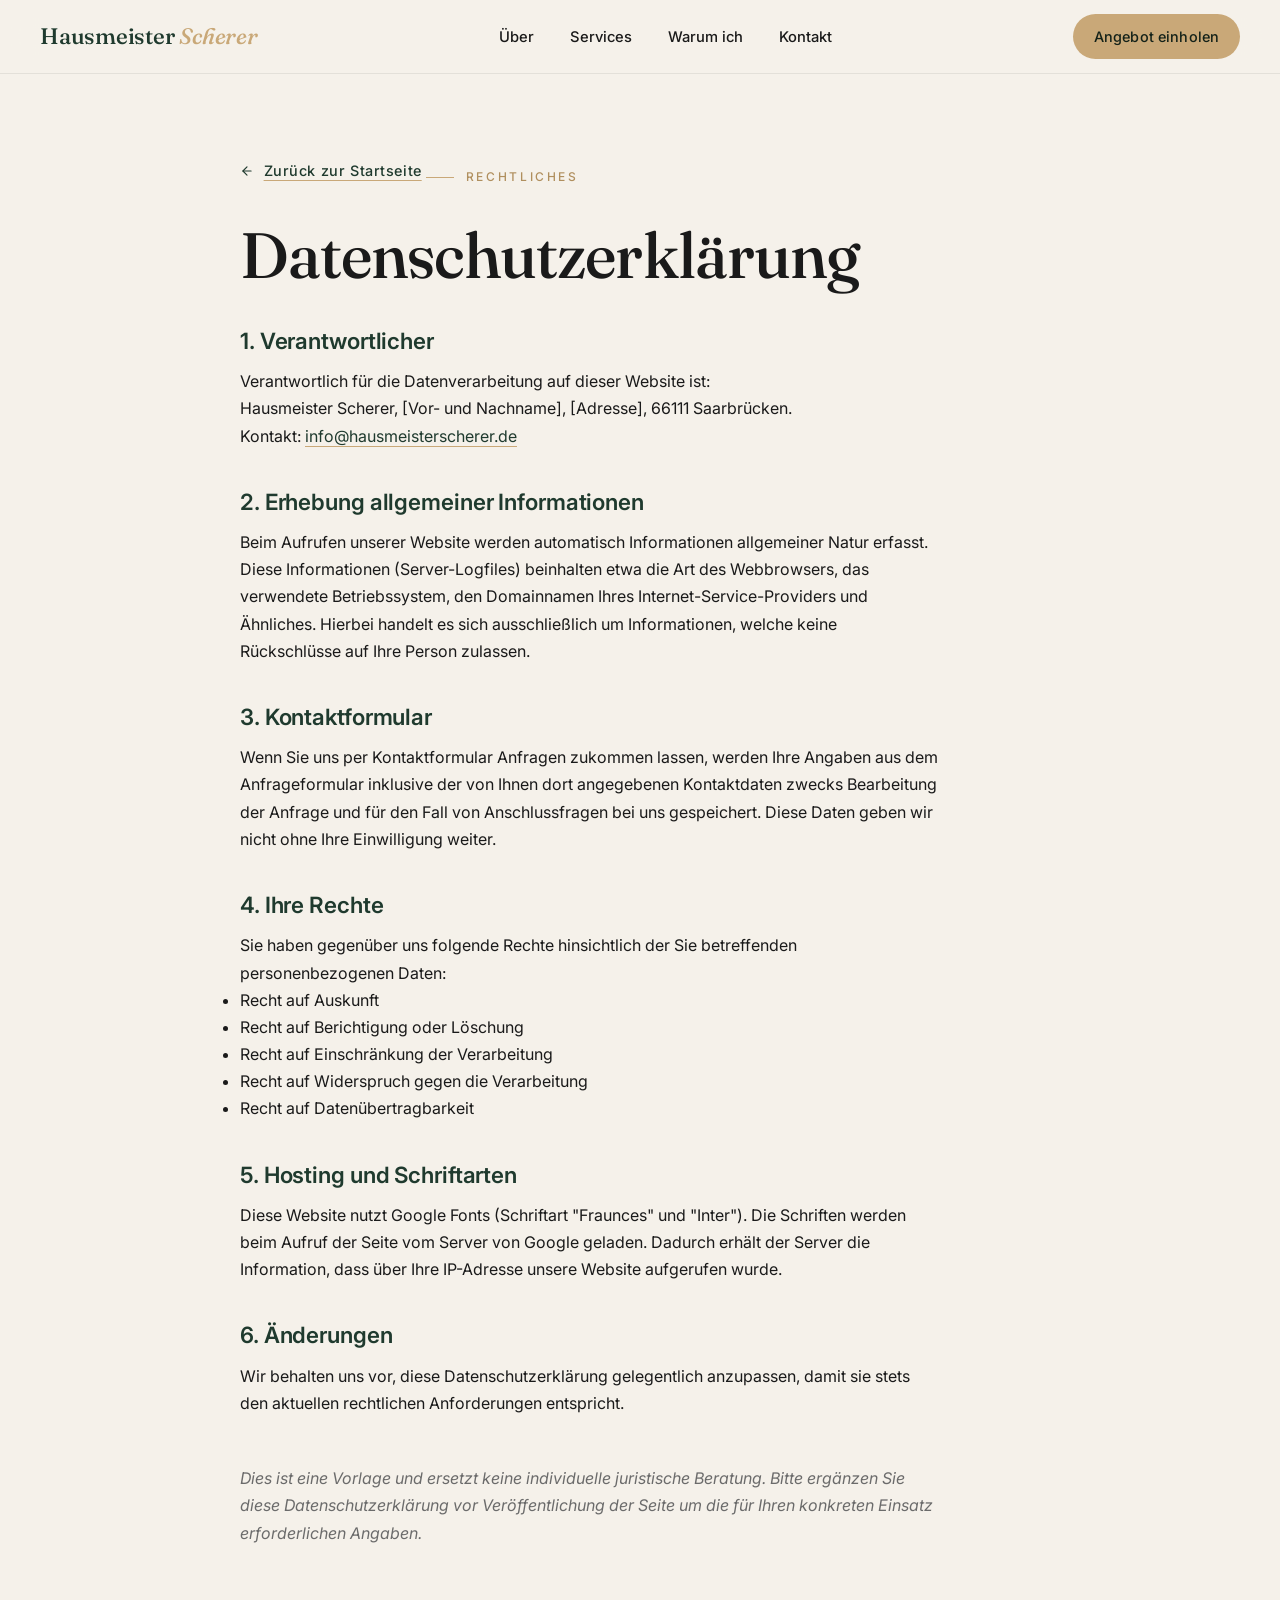
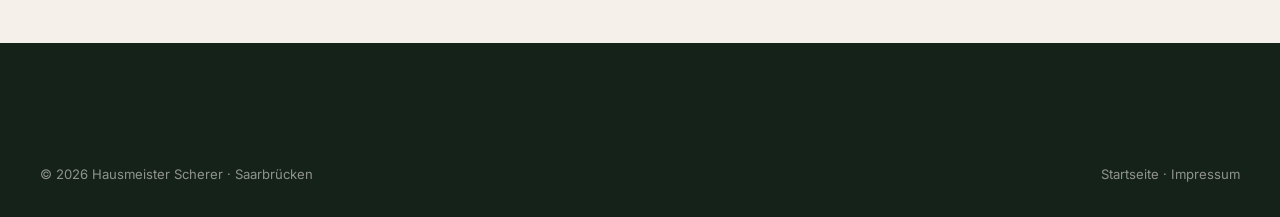
<file: datenschutz.html>
<!doctype html>
<html lang="de" class="no-js">
<head>
  <meta charset="utf-8" />
  <meta name="viewport" content="width=device-width, initial-scale=1" />
  <title>Datenschutzerklärung — Hausmeister Scherer</title>
  <meta name="description" content="Datenschutzerklärung der Website von Hausmeister Scherer in Saarbrücken." />
  <link rel="icon" href="data:image/svg+xml,%3Csvg xmlns='http://www.w3.org/2000/svg' viewBox='0 0 32 32'%3E%3Crect width='32' height='32' rx='6' fill='%231F3A2E'/%3E%3Ctext x='16' y='22' font-family='Georgia, serif' font-size='18' font-style='italic' fill='%23C9A878' text-anchor='middle'%3ES%3C/text%3E%3C/svg%3E" />
  <link rel="preconnect" href="https://fonts.googleapis.com" />
  <link rel="preconnect" href="https://fonts.gstatic.com" crossorigin />
  <link rel="stylesheet" href="styles/main.css" />
</head>
<body>

  <header class="nav is-scrolled">
    <div class="container nav__inner">
      <a href="index.html" class="nav__logo">Hausmeister <span>Scherer</span></a>
      <nav aria-label="Hauptnavigation">
        <ul class="nav__links">
          <li><a class="nav__link" href="index.html#about">Über</a></li>
          <li><a class="nav__link" href="index.html#services">Services</a></li>
          <li><a class="nav__link" href="index.html#why">Warum ich</a></li>
          <li><a class="nav__link" href="index.html#contact">Kontakt</a></li>
        </ul>
      </nav>
      <a href="index.html#contact" class="btn btn--primary nav__cta">Angebot einholen</a>
    </div>
  </header>

  <main class="subpage">
    <div class="container" style="max-width: 880px;">
      <a href="index.html" class="subpage__back">
        <svg width="14" height="14" viewBox="0 0 24 24" fill="none" stroke="currentColor" stroke-width="2" stroke-linecap="round" stroke-linejoin="round" aria-hidden="true"><line x1="19" y1="12" x2="5" y2="12"/><polyline points="12 19 5 12 12 5"/></svg>
        Zurück zur Startseite
      </a>

      <span class="eyebrow">Rechtliches</span>
      <h1>Datenschutzerklärung</h1>

      <h2>1. Verantwortlicher</h2>
      <p>
        Verantwortlich für die Datenverarbeitung auf dieser Website ist:<br />
        Hausmeister Scherer, [Vor- und Nachname], [Adresse], 66111 Saarbrücken.<br />
        Kontakt: <a href="mailto:info@hausmeisterscherer.de">info@hausmeisterscherer.de</a>
      </p>

      <h2>2. Erhebung allgemeiner Informationen</h2>
      <p>
        Beim Aufrufen unserer Website werden automatisch Informationen allgemeiner
        Natur erfasst. Diese Informationen (Server-Logfiles) beinhalten etwa die
        Art des Webbrowsers, das verwendete Betriebssystem, den Domainnamen Ihres
        Internet-Service-Providers und Ähnliches. Hierbei handelt es sich
        ausschließlich um Informationen, welche keine Rückschlüsse auf Ihre
        Person zulassen.
      </p>

      <h2>3. Kontaktformular</h2>
      <p>
        Wenn Sie uns per Kontaktformular Anfragen zukommen lassen, werden Ihre
        Angaben aus dem Anfrageformular inklusive der von Ihnen dort angegebenen
        Kontaktdaten zwecks Bearbeitung der Anfrage und für den Fall von
        Anschlussfragen bei uns gespeichert. Diese Daten geben wir nicht ohne
        Ihre Einwilligung weiter.
      </p>

      <h2>4. Ihre Rechte</h2>
      <p>Sie haben gegenüber uns folgende Rechte hinsichtlich der Sie betreffenden personenbezogenen Daten:</p>
      <ul>
        <li>Recht auf Auskunft</li>
        <li>Recht auf Berichtigung oder Löschung</li>
        <li>Recht auf Einschränkung der Verarbeitung</li>
        <li>Recht auf Widerspruch gegen die Verarbeitung</li>
        <li>Recht auf Datenübertragbarkeit</li>
      </ul>

      <h2>5. Hosting und Schriftarten</h2>
      <p>
        Diese Website nutzt Google Fonts (Schriftart "Fraunces" und "Inter"). Die
        Schriften werden beim Aufruf der Seite vom Server von Google geladen. Dadurch
        erhält der Server die Information, dass über Ihre IP-Adresse unsere Website
        aufgerufen wurde.
      </p>

      <h2>6. Änderungen</h2>
      <p>
        Wir behalten uns vor, diese Datenschutzerklärung gelegentlich anzupassen,
        damit sie stets den aktuellen rechtlichen Anforderungen entspricht.
      </p>

      <p style="color: var(--c-muted); font-style: italic; margin-top: 3rem;">
        Dies ist eine Vorlage und ersetzt keine individuelle juristische Beratung.
        Bitte ergänzen Sie diese Datenschutzerklärung vor Veröffentlichung der Seite
        um die für Ihren konkreten Einsatz erforderlichen Angaben.
      </p>
    </div>
  </main>

  <footer class="footer">
    <div class="container">
      <div class="footer__base">
        <div>© <span id="year">2026</span> Hausmeister Scherer · Saarbrücken</div>
        <div><a href="index.html">Startseite</a> · <a href="impressum.html">Impressum</a></div>
      </div>
    </div>
  </footer>

  <script>document.getElementById('year').textContent = new Date().getFullYear();</script>
</body>
</html>
</file>
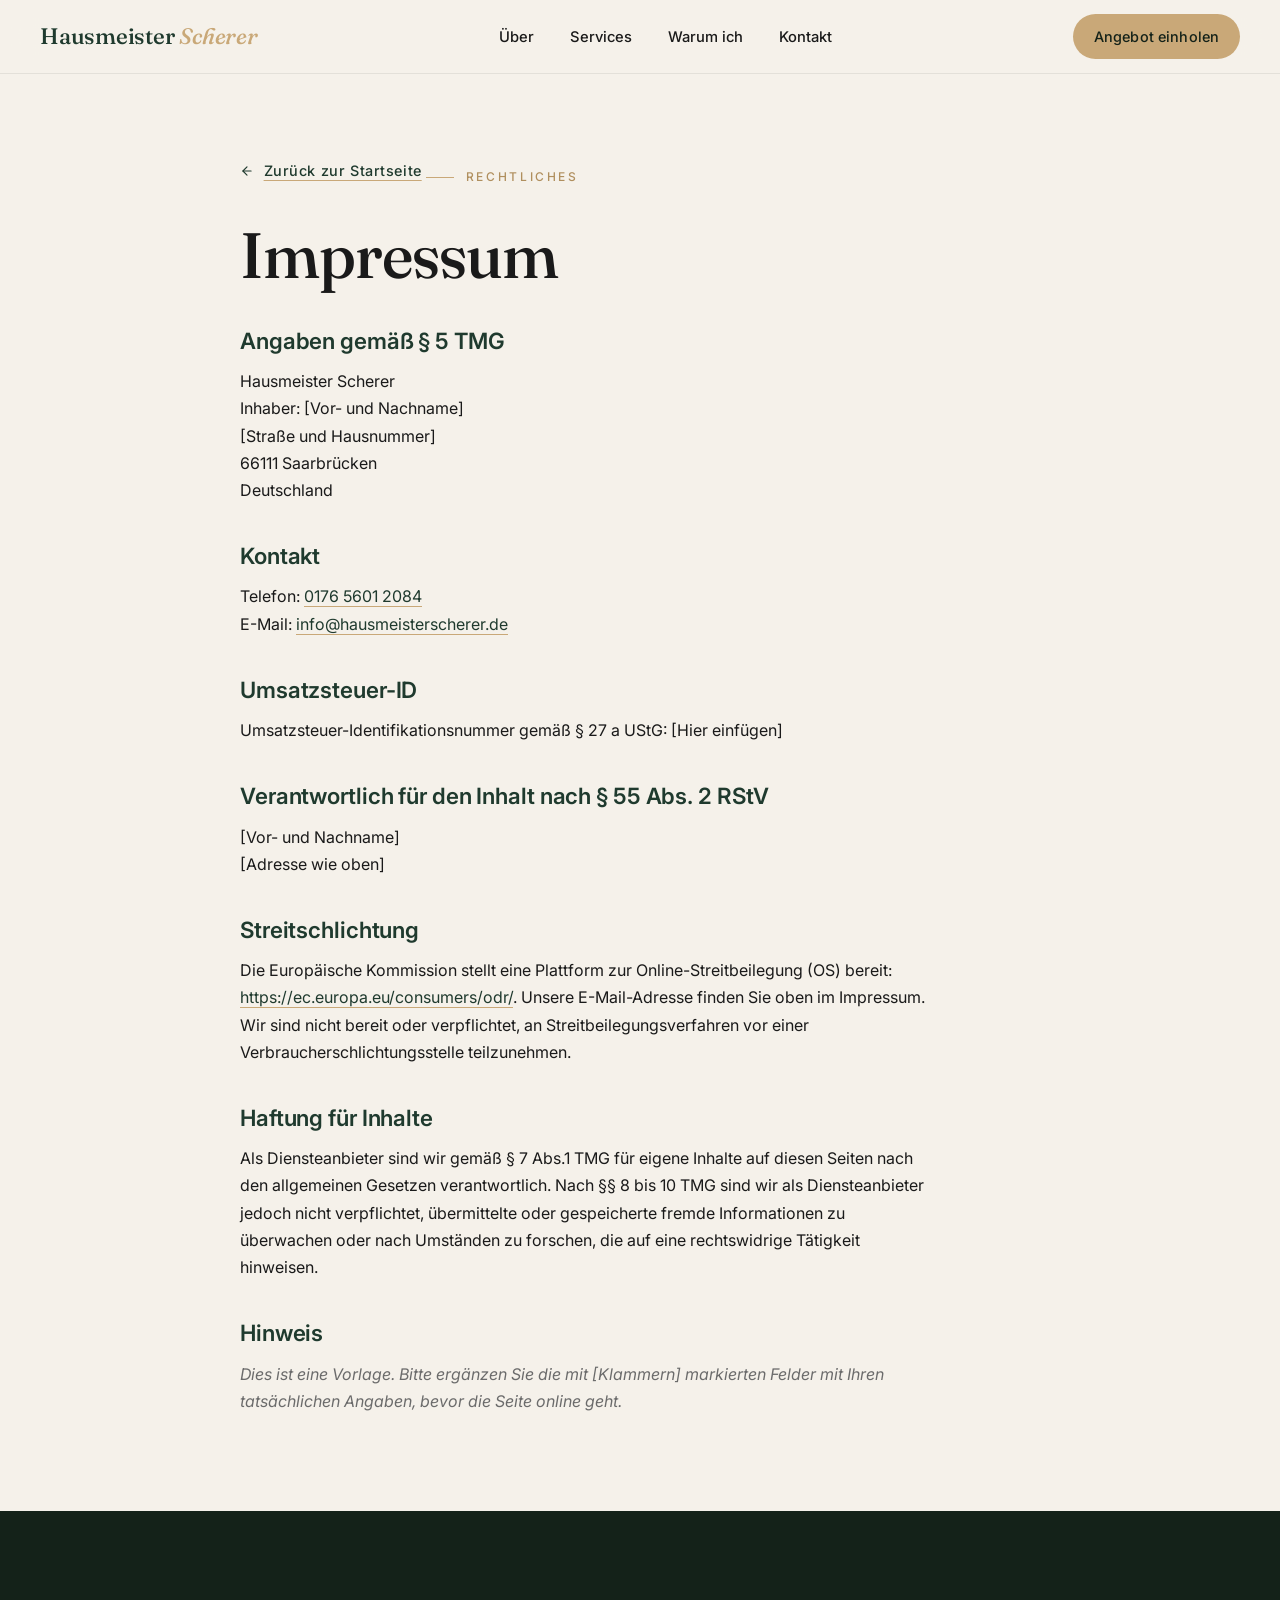
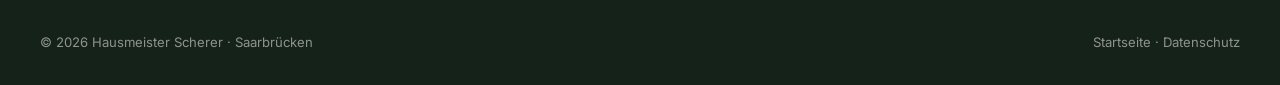
<file: impressum.html>
<!doctype html>
<html lang="de" class="no-js">
<head>
  <meta charset="utf-8" />
  <meta name="viewport" content="width=device-width, initial-scale=1" />
  <title>Impressum — Hausmeister Scherer</title>
  <meta name="description" content="Impressum der Website von Hausmeister Scherer in Saarbrücken." />
  <link rel="icon" href="data:image/svg+xml,%3Csvg xmlns='http://www.w3.org/2000/svg' viewBox='0 0 32 32'%3E%3Crect width='32' height='32' rx='6' fill='%231F3A2E'/%3E%3Ctext x='16' y='22' font-family='Georgia, serif' font-size='18' font-style='italic' fill='%23C9A878' text-anchor='middle'%3ES%3C/text%3E%3C/svg%3E" />
  <link rel="preconnect" href="https://fonts.googleapis.com" />
  <link rel="preconnect" href="https://fonts.gstatic.com" crossorigin />
  <link rel="stylesheet" href="styles/main.css" />
</head>
<body>

  <header class="nav is-scrolled">
    <div class="container nav__inner">
      <a href="index.html" class="nav__logo">Hausmeister <span>Scherer</span></a>
      <nav aria-label="Hauptnavigation">
        <ul class="nav__links">
          <li><a class="nav__link" href="index.html#about">Über</a></li>
          <li><a class="nav__link" href="index.html#services">Services</a></li>
          <li><a class="nav__link" href="index.html#why">Warum ich</a></li>
          <li><a class="nav__link" href="index.html#contact">Kontakt</a></li>
        </ul>
      </nav>
      <a href="index.html#contact" class="btn btn--primary nav__cta">Angebot einholen</a>
    </div>
  </header>

  <main class="subpage">
    <div class="container" style="max-width: 880px;">
      <a href="index.html" class="subpage__back">
        <svg width="14" height="14" viewBox="0 0 24 24" fill="none" stroke="currentColor" stroke-width="2" stroke-linecap="round" stroke-linejoin="round" aria-hidden="true"><line x1="19" y1="12" x2="5" y2="12"/><polyline points="12 19 5 12 12 5"/></svg>
        Zurück zur Startseite
      </a>

      <span class="eyebrow">Rechtliches</span>
      <h1>Impressum</h1>

      <h2>Angaben gemäß § 5 TMG</h2>
      <p>
        Hausmeister Scherer<br />
        Inhaber: [Vor- und Nachname]<br />
        [Straße und Hausnummer]<br />
        66111 Saarbrücken<br />
        Deutschland
      </p>

      <h2>Kontakt</h2>
      <p>
        Telefon: <a href="tel:+4901765601208">0176 5601 2084</a><br />
        E-Mail: <a href="mailto:info@hausmeisterscherer.de">info@hausmeisterscherer.de</a>
      </p>

      <h2>Umsatzsteuer-ID</h2>
      <p>Umsatzsteuer-Identifikationsnummer gemäß § 27 a UStG: [Hier einfügen]</p>

      <h2>Verantwortlich für den Inhalt nach § 55 Abs. 2 RStV</h2>
      <p>[Vor- und Nachname]<br />[Adresse wie oben]</p>

      <h2>Streitschlichtung</h2>
      <p>
        Die Europäische Kommission stellt eine Plattform zur Online-Streitbeilegung (OS) bereit:
        <a href="https://ec.europa.eu/consumers/odr/" rel="noopener" target="_blank">https://ec.europa.eu/consumers/odr/</a>.
        Unsere E-Mail-Adresse finden Sie oben im Impressum.
        Wir sind nicht bereit oder verpflichtet, an Streitbeilegungsverfahren vor einer
        Verbraucherschlichtungsstelle teilzunehmen.
      </p>

      <h2>Haftung für Inhalte</h2>
      <p>
        Als Diensteanbieter sind wir gemäß § 7 Abs.1 TMG für eigene Inhalte auf
        diesen Seiten nach den allgemeinen Gesetzen verantwortlich. Nach §§ 8 bis
        10 TMG sind wir als Diensteanbieter jedoch nicht verpflichtet, übermittelte
        oder gespeicherte fremde Informationen zu überwachen oder nach Umständen zu
        forschen, die auf eine rechtswidrige Tätigkeit hinweisen.
      </p>

      <h2>Hinweis</h2>
      <p style="color: var(--c-muted); font-style: italic;">
        Dies ist eine Vorlage. Bitte ergänzen Sie die mit [Klammern] markierten
        Felder mit Ihren tatsächlichen Angaben, bevor die Seite online geht.
      </p>
    </div>
  </main>

  <footer class="footer">
    <div class="container">
      <div class="footer__base">
        <div>© <span id="year">2026</span> Hausmeister Scherer · Saarbrücken</div>
        <div><a href="index.html">Startseite</a> · <a href="datenschutz.html">Datenschutz</a></div>
      </div>
    </div>
  </footer>

  <script>document.getElementById('year').textContent = new Date().getFullYear();</script>
</body>
</html>
</file>
<file: styles/main.css>
/* =========================================================================
   Hausmeister Scherer — Saarbrücken
   Design: warm-natural premium craftsman editorial
   ========================================================================= */

@import url('https://fonts.googleapis.com/css2?family=Fraunces:opsz,wght@9..144,400;9..144,500;9..144,600;9..144,700&family=Inter:wght@300;400;500;600;700&display=swap');

:root {
  --c-primary: #1F3A2E;
  --c-primary-deep: #142219;
  --c-accent: #C9A878;
  --c-accent-deep: #B08F5E;
  --c-surface: #F5F1EA;
  --c-surface-2: #ECE6DA;
  --c-text: #1A1A1A;
  --c-muted: #6B6B6B;
  --c-line: rgba(26, 26, 26, 0.08);
  --c-white: #ffffff;

  --font-serif: 'Fraunces', 'Times New Roman', serif;
  --font-sans:  'Inter', -apple-system, BlinkMacSystemFont, sans-serif;

  --ease-out:   cubic-bezier(0.22, 1, 0.36, 1);
  --ease-in-out:cubic-bezier(0.65, 0, 0.35, 1);

  --container: 1320px;
  --gutter: clamp(1.25rem, 4vw, 2.5rem);

  --radius-sm: 6px;
  --radius-md: 14px;
  --radius-lg: 28px;
  --radius-xl: 40px;
}

* {
  box-sizing: border-box;
  margin: 0;
  padding: 0;
}

html {
  scroll-behavior: smooth;
  font-size: 16px;
  -webkit-font-smoothing: antialiased;
  -moz-osx-font-smoothing: grayscale;
  background: var(--c-surface);
}

body {
  font-family: var(--font-sans);
  color: var(--c-text);
  background: var(--c-surface);
  line-height: 1.55;
  overflow-x: hidden;
}

img, video {
  display: block;
  max-width: 100%;
  height: auto;
}

a {
  color: inherit;
  text-decoration: none;
}

button {
  font: inherit;
  cursor: pointer;
  border: 0;
  background: none;
}

::selection {
  background: var(--c-primary);
  color: var(--c-surface);
}

/* -------- Layout helpers ------- */

.container {
  max-width: var(--container);
  margin: 0 auto;
  padding: 0 var(--gutter);
}

.eyebrow {
  font-family: var(--font-sans);
  font-size: 0.75rem;
  font-weight: 500;
  letter-spacing: 0.22em;
  text-transform: uppercase;
  color: var(--c-accent-deep);
  display: inline-flex;
  align-items: center;
  gap: 0.75rem;
}

.eyebrow::before {
  content: "";
  width: 28px;
  height: 1px;
  background: var(--c-accent);
  display: inline-block;
}

.eyebrow--light {
  color: var(--c-accent);
}

.eyebrow--light::before {
  background: var(--c-accent);
}

h1, h2, h3, h4 {
  font-family: var(--font-serif);
  font-weight: 500;
  letter-spacing: -0.015em;
  line-height: 1.04;
  color: var(--c-text);
}

.h-display {
  font-size: clamp(2.8rem, 7.4vw, 6.5rem);
  line-height: 0.98;
  letter-spacing: -0.03em;
  font-weight: 400;
}

.h-section {
  font-size: clamp(2.25rem, 4.8vw, 4rem);
  line-height: 1.02;
  letter-spacing: -0.02em;
}

.h-card {
  font-size: clamp(1.6rem, 2vw, 2rem);
  letter-spacing: -0.015em;
}

p.lead {
  font-size: clamp(1.05rem, 1.25vw, 1.25rem);
  color: var(--c-muted);
  max-width: 56ch;
  line-height: 1.6;
}

p {
  font-size: 1.0625rem;
  color: var(--c-muted);
  line-height: 1.65;
}

.italic-serif {
  font-family: var(--font-serif);
  font-style: italic;
  font-weight: 400;
}

/* -------- Buttons ------- */

.btn {
  display: inline-flex;
  align-items: center;
  gap: 0.65rem;
  padding: 1rem 1.75rem;
  border-radius: 999px;
  font-family: var(--font-sans);
  font-weight: 500;
  font-size: 0.95rem;
  letter-spacing: 0.01em;
  transition: all 320ms var(--ease-out);
  position: relative;
  overflow: hidden;
  white-space: nowrap;
}

.btn--primary {
  background: var(--c-accent);
  color: var(--c-primary-deep);
}

.btn--primary:hover {
  background: var(--c-accent-deep);
  transform: translateY(-2px);
  box-shadow: 0 18px 40px -16px rgba(176, 143, 94, 0.6);
}

.btn--ghost {
  background: transparent;
  color: var(--c-surface);
  border: 1px solid rgba(245, 241, 234, 0.35);
  backdrop-filter: blur(8px);
}

.btn--ghost:hover {
  background: rgba(245, 241, 234, 0.12);
  border-color: rgba(245, 241, 234, 0.6);
}

.btn--dark {
  background: var(--c-primary);
  color: var(--c-surface);
}

.btn--dark:hover {
  background: var(--c-primary-deep);
  transform: translateY(-2px);
  box-shadow: 0 18px 40px -16px rgba(20, 34, 25, 0.55);
}

.btn .arrow {
  transition: transform 320ms var(--ease-out);
}

.btn:hover .arrow {
  transform: translateX(4px);
}

/* =========================================================================
   NAV
   ========================================================================= */

.nav {
  position: fixed;
  top: 0;
  left: 0;
  right: 0;
  z-index: 50;
  padding: 1.4rem 0;
  background: linear-gradient(180deg, rgba(20, 34, 25, 0.55) 0%, rgba(20, 34, 25, 0) 100%);
  transition: background 400ms var(--ease-out),
              padding 400ms var(--ease-out),
              backdrop-filter 400ms var(--ease-out),
              box-shadow 400ms var(--ease-out);
}

.nav.is-scrolled {
  background: rgba(245, 241, 234, 0.85);
  backdrop-filter: blur(16px) saturate(140%);
  -webkit-backdrop-filter: blur(16px) saturate(140%);
  padding: 0.9rem 0;
  box-shadow: 0 1px 0 var(--c-line);
}

.nav__inner {
  display: flex;
  align-items: center;
  justify-content: space-between;
  gap: 2rem;
}

.nav__logo {
  font-family: var(--font-serif);
  font-size: 1.4rem;
  font-weight: 500;
  letter-spacing: -0.01em;
  color: var(--c-surface);
  transition: color 400ms var(--ease-out);
}

.nav__logo span {
  font-style: italic;
  color: var(--c-accent);
}

.nav.is-scrolled .nav__logo {
  color: var(--c-primary);
}

.nav__links {
  display: flex;
  gap: 2.25rem;
  list-style: none;
}

.nav__link {
  font-size: 0.92rem;
  font-weight: 500;
  color: rgba(245, 241, 234, 0.9);
  position: relative;
  padding: 0.4rem 0;
  transition: color 320ms var(--ease-out);
}

.nav.is-scrolled .nav__link {
  color: var(--c-text);
}

.nav__link::after {
  content: "";
  position: absolute;
  left: 0;
  bottom: 0;
  width: 100%;
  height: 1px;
  background: currentColor;
  transform: scaleX(0);
  transform-origin: right;
  transition: transform 420ms var(--ease-out);
}

.nav__link:hover::after {
  transform: scaleX(1);
  transform-origin: left;
}

.nav__cta {
  padding: 0.7rem 1.3rem;
  font-size: 0.9rem;
}

.nav__burger {
  display: none;
  width: 36px;
  height: 36px;
  position: relative;
}

.nav__burger span {
  position: absolute;
  left: 6px;
  right: 6px;
  height: 1.5px;
  background: var(--c-surface);
  transition: all 300ms var(--ease-out);
}

.nav__burger span:nth-child(1) { top: 12px; }
.nav__burger span:nth-child(2) { top: 50%; transform: translateY(-50%); }
.nav__burger span:nth-child(3) { bottom: 12px; }

.nav.is-scrolled .nav__burger span { background: var(--c-text); }

.nav__burger.is-open span:nth-child(1) { top: 50%; transform: translateY(-50%) rotate(45deg); }
.nav__burger.is-open span:nth-child(2) { opacity: 0; }
.nav__burger.is-open span:nth-child(3) { bottom: auto; top: 50%; transform: translateY(-50%) rotate(-45deg); }

@media (max-width: 860px) {
  .nav__links, .nav__cta { display: none; }
  .nav__burger { display: block; }

  .mobile-menu {
    position: fixed;
    inset: 0;
    background: var(--c-primary);
    z-index: 40;
    padding: 7rem var(--gutter) 3rem;
    display: flex;
    flex-direction: column;
    gap: 2rem;
    opacity: 0;
    pointer-events: none;
    transform: translateY(-8px);
    transition: opacity 360ms var(--ease-out), transform 360ms var(--ease-out);
  }
  .mobile-menu.is-open {
    opacity: 1;
    pointer-events: auto;
    transform: none;
  }
  .mobile-menu a {
    font-family: var(--font-serif);
    font-size: 2rem;
    color: var(--c-surface);
    line-height: 1.2;
  }
  .mobile-menu .btn { width: max-content; }
}

/* =========================================================================
   HERO
   ========================================================================= */

.hero {
  position: relative;
  min-height: 100vh;
  min-height: 100svh;
  display: flex;
  align-items: flex-end;
  padding: 8rem 0 5rem;
  overflow: hidden;
  color: var(--c-surface);
  background-color: var(--c-primary-deep);
}

.hero__video, .hero__poster {
  position: absolute;
  inset: 0;
  width: 100%;
  height: 100%;
  object-fit: cover;
  z-index: 0;
}

.hero__overlay {
  position: absolute;
  inset: 0;
  background:
    linear-gradient(180deg,
      rgba(20, 34, 25, 0.55) 0%,
      rgba(20, 34, 25, 0.35) 35%,
      rgba(20, 34, 25, 0.78) 100%),
    radial-gradient(ellipse at top right, rgba(201, 168, 120, 0.12), transparent 60%);
  z-index: 1;
}

.hero__inner {
  position: relative;
  z-index: 2;
  width: 100%;
  display: grid;
  grid-template-columns: 1fr;
  gap: 2.5rem;
}

.hero__meta {
  display: flex;
  align-items: center;
  gap: 1.25rem;
  font-size: 0.78rem;
  letter-spacing: 0.2em;
  text-transform: uppercase;
  color: var(--c-accent);
  font-weight: 500;
}

.hero__meta-line {
  flex: 1;
  height: 1px;
  background: rgba(201, 168, 120, 0.35);
  max-width: 220px;
}

.hero__title {
  font-family: var(--font-serif);
  font-weight: 400;
  font-size: clamp(3rem, 8.8vw, 8.4rem);
  line-height: 0.96;
  letter-spacing: -0.035em;
  color: var(--c-surface);
  max-width: 16ch;
}

.hero__title em {
  font-style: italic;
  color: var(--c-accent);
  font-weight: 400;
}

.hero__sub {
  font-size: clamp(1.05rem, 1.3vw, 1.25rem);
  color: rgba(245, 241, 234, 0.82);
  max-width: 48ch;
  line-height: 1.55;
  font-weight: 300;
}

.hero__ctas {
  display: flex;
  flex-wrap: wrap;
  gap: 0.9rem;
  margin-top: 0.5rem;
}

.hero__contact {
  display: flex;
  flex-wrap: wrap;
  gap: 1.5rem 2.5rem;
  padding-top: 2.5rem;
  margin-top: 2.5rem;
  border-top: 1px solid rgba(245, 241, 234, 0.2);
  font-size: 0.92rem;
  color: rgba(245, 241, 234, 0.85);
}

.hero__contact .label {
  display: block;
  font-size: 0.7rem;
  letter-spacing: 0.22em;
  text-transform: uppercase;
  color: var(--c-accent);
  margin-bottom: 0.35rem;
}

.hero__contact a {
  color: var(--c-surface);
  font-weight: 500;
  transition: color 240ms var(--ease-out);
}
.hero__contact a:hover { color: var(--c-accent); }

.hero__scroll {
  position: absolute;
  left: 50%;
  bottom: 1.75rem;
  transform: translateX(-50%);
  z-index: 3;
  font-size: 0.7rem;
  letter-spacing: 0.3em;
  text-transform: uppercase;
  color: rgba(245, 241, 234, 0.7);
  display: flex;
  flex-direction: column;
  align-items: center;
  gap: 0.6rem;
}

.hero__scroll-line {
  width: 1px;
  height: 56px;
  background: linear-gradient(180deg, transparent, var(--c-accent));
  overflow: hidden;
  position: relative;
}

.hero__scroll-line::before {
  content: "";
  position: absolute;
  inset: 0;
  background: linear-gradient(180deg, var(--c-surface), transparent);
  animation: scrollLine 2.4s var(--ease-in-out) infinite;
}

@keyframes scrollLine {
  0%   { transform: translateY(-100%); }
  60%  { transform: translateY(100%); }
  100% { transform: translateY(100%); }
}

/* =========================================================================
   ABOUT
   ========================================================================= */

.about {
  padding: clamp(6rem, 12vw, 10rem) 0;
  background: var(--c-surface);
  position: relative;
}

.about__grid {
  display: grid;
  grid-template-columns: 0.95fr 1fr;
  gap: clamp(2.5rem, 6vw, 6rem);
  align-items: center;
}

@media (max-width: 900px) {
  .about__grid { grid-template-columns: 1fr; }
}

.image-frame {
  position: relative;
  overflow: hidden;
  border-radius: var(--radius-md);
  background: var(--c-surface-2);
  aspect-ratio: 4 / 5;
}

.image-frame img {
  width: 100%;
  height: 100%;
  object-fit: cover;
  transition: transform 1200ms var(--ease-out);
  will-change: transform;
}

.image-frame:hover img {
  transform: scale(1.05);
}

.image-frame--landscape { aspect-ratio: 5 / 4; }
.image-frame--wide      { aspect-ratio: 16 / 10; }

.about__copy {
  display: flex;
  flex-direction: column;
  gap: 1.75rem;
}

.about__copy h2 {
  margin-top: 0.5rem;
}

.about__signature {
  margin-top: 1rem;
  display: flex;
  align-items: center;
  gap: 1rem;
  color: var(--c-text);
}

.about__signature .sig-name {
  font-family: var(--font-serif);
  font-style: italic;
  font-size: 1.4rem;
}

.about__signature .sig-role {
  font-size: 0.85rem;
  letter-spacing: 0.16em;
  text-transform: uppercase;
  color: var(--c-muted);
}

/* =========================================================================
   SERVICES
   ========================================================================= */

.services {
  padding: clamp(6rem, 11vw, 10rem) 0;
  background: var(--c-primary);
  color: var(--c-surface);
  position: relative;
  overflow: hidden;
}

.services::before {
  content: "";
  position: absolute;
  inset: 0;
  background:
    radial-gradient(ellipse at 20% 0%, rgba(201, 168, 120, 0.08), transparent 50%),
    radial-gradient(ellipse at 80% 100%, rgba(201, 168, 120, 0.05), transparent 55%);
  pointer-events: none;
}

.services__head {
  display: grid;
  grid-template-columns: auto 1fr;
  gap: clamp(2rem, 5vw, 5rem);
  margin-bottom: clamp(3rem, 6vw, 5.5rem);
  align-items: end;
}

@media (max-width: 760px) {
  .services__head { grid-template-columns: 1fr; gap: 1rem; }
}

.services__head h2 {
  color: var(--c-surface);
  max-width: 14ch;
}

.services__head h2 em {
  font-style: italic;
  color: var(--c-accent);
  font-weight: 400;
}

.services__head p {
  color: rgba(245, 241, 234, 0.7);
  max-width: 44ch;
  font-size: 1.05rem;
}

.service-grid {
  display: grid;
  grid-template-columns: repeat(2, 1fr);
  gap: clamp(1.25rem, 2.5vw, 2.25rem);
}

@media (max-width: 820px) {
  .service-grid { grid-template-columns: 1fr; }
}

.service-card {
  position: relative;
  overflow: hidden;
  border-radius: var(--radius-lg);
  background: rgba(245, 241, 234, 0.04);
  border: 1px solid rgba(245, 241, 234, 0.08);
  transition: transform 540ms var(--ease-out),
              border-color 540ms var(--ease-out),
              background 540ms var(--ease-out);
  display: flex;
  flex-direction: column;
  min-height: 540px;
}

.service-card:hover {
  transform: translateY(-6px);
  border-color: rgba(201, 168, 120, 0.4);
  background: rgba(245, 241, 234, 0.06);
}

.service-card__media {
  position: relative;
  overflow: hidden;
  height: 320px;
  flex-shrink: 0;
}

.service-card__media img {
  width: 100%;
  height: 100%;
  object-fit: cover;
  transition: transform 1200ms var(--ease-out);
}

.service-card:hover .service-card__media img {
  transform: scale(1.08);
}

.service-card__media::after {
  content: "";
  position: absolute;
  inset: 0;
  background: linear-gradient(180deg, transparent 55%, rgba(20, 34, 25, 0.5));
}

.service-card__number {
  position: absolute;
  top: 1.5rem;
  left: 1.75rem;
  font-family: var(--font-serif);
  font-style: italic;
  font-size: 1rem;
  color: var(--c-accent);
  letter-spacing: 0.05em;
  z-index: 2;
}

.service-card__body {
  padding: 2rem 2rem 2.25rem;
  display: flex;
  flex-direction: column;
  gap: 1rem;
  flex: 1;
}

.service-card__body h3 {
  color: var(--c-surface);
  font-size: clamp(1.7rem, 2vw, 2.1rem);
  letter-spacing: -0.015em;
}

.service-card__body p {
  color: rgba(245, 241, 234, 0.7);
  font-size: 1rem;
  line-height: 1.6;
  flex: 1;
}

.service-card__link {
  display: inline-flex;
  align-items: center;
  gap: 0.6rem;
  color: var(--c-accent);
  font-size: 0.92rem;
  font-weight: 500;
  letter-spacing: 0.02em;
  align-self: flex-start;
  padding-top: 0.5rem;
}

.service-card__link .arrow {
  transition: transform 320ms var(--ease-out);
}

.service-card:hover .service-card__link .arrow { transform: translateX(6px); }

/* =========================================================================
   SCROLL TRANSITION (showpiece)
   ========================================================================= */

.scroll-stage {
  position: relative;
  height: 180vh;
  background: var(--c-surface);
}

.scroll-stage__pin {
  position: sticky;
  top: 0;
  height: 100vh;
  height: 100svh;
  display: grid;
  place-items: center;
  overflow: hidden;
}

.scroll-stage__image {
  width: 50vw;
  height: 65vh;
  position: relative;
  overflow: hidden;
  border-radius: var(--radius-lg);
  will-change: width, height, border-radius;
  transition: width 80ms linear, height 80ms linear, border-radius 80ms linear;
  box-shadow: 0 50px 120px -40px rgba(20, 34, 25, 0.35);
}

.scroll-stage__image img {
  position: absolute;
  inset: 0;
  width: 100%;
  height: 100%;
  object-fit: cover;
}

.scroll-stage__image::after {
  content: "";
  position: absolute;
  inset: 0;
  background: linear-gradient(180deg, rgba(20, 34, 25, 0) 30%, rgba(20, 34, 25, 0.45));
  opacity: 0;
  transition: opacity 400ms var(--ease-out);
}

.scroll-stage.is-full .scroll-stage__image::after {
  opacity: 1;
}

.scroll-stage__quote {
  position: absolute;
  inset: 0;
  display: grid;
  place-items: center;
  padding: var(--gutter);
  opacity: 0;
  transform: translateY(20px);
  transition: opacity 600ms var(--ease-out), transform 600ms var(--ease-out);
  pointer-events: none;
  z-index: 3;
}

.scroll-stage.is-full .scroll-stage__quote {
  opacity: 1;
  transform: none;
}

.scroll-stage__quote blockquote {
  font-family: var(--font-serif);
  font-style: italic;
  font-weight: 400;
  color: var(--c-surface);
  font-size: clamp(2rem, 5vw, 4.5rem);
  line-height: 1.08;
  letter-spacing: -0.02em;
  max-width: 22ch;
  text-align: center;
  text-shadow: 0 4px 30px rgba(0, 0, 0, 0.35);
}

.scroll-stage__quote cite {
  display: block;
  margin-top: 2.5rem;
  font-family: var(--font-sans);
  font-style: normal;
  font-size: 0.78rem;
  letter-spacing: 0.28em;
  text-transform: uppercase;
  color: var(--c-accent);
}

/* =========================================================================
   WHY ME
   ========================================================================= */

.why {
  padding: clamp(6rem, 11vw, 10rem) 0;
  background: var(--c-surface-2);
  position: relative;
}

.why__head {
  display: grid;
  grid-template-columns: auto 1fr;
  gap: clamp(2rem, 5vw, 5rem);
  margin-bottom: clamp(3rem, 6vw, 5rem);
  align-items: end;
}

@media (max-width: 760px) {
  .why__head { grid-template-columns: 1fr; gap: 1rem; }
}

.why__head h2 em {
  font-family: var(--font-serif);
  font-style: italic;
  color: var(--c-accent-deep);
  font-weight: 400;
}

.why__grid {
  display: grid;
  grid-template-columns: repeat(3, 1fr);
  gap: clamp(1.5rem, 3vw, 2.5rem);
}

@media (max-width: 900px) {
  .why__grid { grid-template-columns: 1fr; }
}

.why-card {
  background: var(--c-surface);
  border-radius: var(--radius-md);
  padding: 2.5rem 2.25rem;
  display: flex;
  flex-direction: column;
  gap: 1.5rem;
  border: 1px solid var(--c-line);
  transition: transform 540ms var(--ease-out), box-shadow 540ms var(--ease-out);
  min-height: 360px;
}

.why-card:hover {
  transform: translateY(-4px);
  box-shadow: 0 30px 60px -30px rgba(20, 34, 25, 0.18);
}

.why-card__icon {
  width: 56px;
  height: 56px;
  border-radius: 14px;
  background: var(--c-primary);
  color: var(--c-accent);
  display: grid;
  place-items: center;
}

.why-card__icon svg {
  width: 26px;
  height: 26px;
}

.why-card__num {
  font-family: var(--font-serif);
  font-style: italic;
  color: var(--c-accent-deep);
  font-size: 0.92rem;
  letter-spacing: 0.04em;
}

.why-card h3 {
  font-size: 1.8rem;
  color: var(--c-text);
}

.why-card p {
  font-size: 1rem;
  line-height: 1.65;
  color: var(--c-muted);
}

/* =========================================================================
   STRIPS (alternating image/text)
   ========================================================================= */

.strip {
  padding: clamp(5rem, 9vw, 8rem) 0;
  background: var(--c-surface);
}

.strip + .strip { background: var(--c-surface-2); }

.strip__grid {
  display: grid;
  grid-template-columns: 1fr 1fr;
  align-items: center;
  gap: clamp(2.5rem, 6vw, 6rem);
}

@media (max-width: 900px) {
  .strip__grid { grid-template-columns: 1fr; }
}

.strip--reverse .strip__grid > .strip__media { order: 2; }
@media (max-width: 900px) {
  .strip--reverse .strip__grid > .strip__media { order: 0; }
}

.strip__copy {
  display: flex;
  flex-direction: column;
  gap: 1.5rem;
  max-width: 50ch;
}

.strip__copy h2 {
  font-size: clamp(2rem, 3.5vw, 3.2rem);
}

.strip__copy h2 em {
  font-style: italic;
  color: var(--c-accent-deep);
  font-weight: 400;
}

.strip__bullets {
  list-style: none;
  display: grid;
  gap: 0.85rem;
  margin-top: 0.5rem;
}

.strip__bullets li {
  display: flex;
  align-items: flex-start;
  gap: 0.85rem;
  font-size: 1rem;
  color: var(--c-text);
}

.strip__bullets li::before {
  content: "";
  display: inline-block;
  flex-shrink: 0;
  width: 16px;
  height: 1px;
  margin-top: 0.85rem;
  background: var(--c-accent-deep);
}

/* =========================================================================
   CONTACT
   ========================================================================= */

.contact {
  padding: clamp(6rem, 11vw, 10rem) 0;
  background: var(--c-primary);
  color: var(--c-surface);
  position: relative;
  overflow: hidden;
}

.contact::before {
  content: "";
  position: absolute;
  inset: 0;
  background: radial-gradient(ellipse at 100% 0%, rgba(201, 168, 120, 0.12), transparent 55%);
  pointer-events: none;
}

.contact__grid {
  position: relative;
  display: grid;
  grid-template-columns: 0.9fr 1.1fr;
  gap: clamp(3rem, 7vw, 7rem);
  align-items: start;
}

@media (max-width: 940px) {
  .contact__grid { grid-template-columns: 1fr; }
}

.contact__left h2 {
  color: var(--c-surface);
}

.contact__left h2 em {
  font-style: italic;
  color: var(--c-accent);
  font-weight: 400;
}

.contact__left p {
  color: rgba(245, 241, 234, 0.75);
  margin-top: 1.5rem;
  max-width: 42ch;
}

.contact__channels {
  margin-top: 2.5rem;
  display: grid;
  gap: 1.25rem;
}

.contact__channel {
  display: block;
  padding: 1.25rem 0;
  border-top: 1px solid rgba(245, 241, 234, 0.18);
  transition: border-color 320ms var(--ease-out);
}

.contact__channel:last-child {
  border-bottom: 1px solid rgba(245, 241, 234, 0.18);
}

.contact__channel:hover { border-color: var(--c-accent); }

.contact__channel .label {
  display: block;
  font-size: 0.72rem;
  letter-spacing: 0.24em;
  text-transform: uppercase;
  color: var(--c-accent);
  margin-bottom: 0.55rem;
}

.contact__channel .value {
  font-family: var(--font-serif);
  font-style: italic;
  color: var(--c-surface);
  font-size: clamp(1.7rem, 2.5vw, 2.3rem);
  font-weight: 400;
  transition: color 320ms var(--ease-out);
}

.contact__channel:hover .value { color: var(--c-accent); }

.hours {
  margin-top: 2.5rem;
  border-top: 1px solid rgba(245, 241, 234, 0.18);
  padding-top: 1.5rem;
}

.hours__title {
  font-size: 0.72rem;
  letter-spacing: 0.24em;
  text-transform: uppercase;
  color: var(--c-accent);
  margin-bottom: 1rem;
}

.hours__row {
  display: flex;
  justify-content: space-between;
  padding: 0.6rem 0;
  font-size: 0.95rem;
  color: rgba(245, 241, 234, 0.85);
  border-bottom: 1px dashed rgba(245, 241, 234, 0.12);
}

.hours__row:last-child { border-bottom: 0; }
.hours__row span:first-child { font-weight: 500; color: var(--c-surface); }

/* form */

.form {
  background: rgba(245, 241, 234, 0.04);
  border: 1px solid rgba(245, 241, 234, 0.1);
  border-radius: var(--radius-lg);
  padding: clamp(2rem, 4vw, 3rem);
  display: grid;
  gap: 1.25rem;
  backdrop-filter: blur(6px);
}

.form__row {
  display: grid;
  gap: 0.5rem;
}

.form__row--split {
  grid-template-columns: 1fr 1fr;
  gap: 1.25rem;
}

@media (max-width: 600px) {
  .form__row--split { grid-template-columns: 1fr; }
}

.form label {
  font-size: 0.72rem;
  letter-spacing: 0.22em;
  text-transform: uppercase;
  color: var(--c-accent);
  font-weight: 500;
}

.form input,
.form textarea {
  font: inherit;
  font-size: 1rem;
  width: 100%;
  background: transparent;
  border: 0;
  border-bottom: 1px solid rgba(245, 241, 234, 0.25);
  color: var(--c-surface);
  padding: 0.85rem 0;
  transition: border-color 320ms var(--ease-out);
  outline: none;
  border-radius: 0;
}

.form input:focus,
.form textarea:focus {
  border-color: var(--c-accent);
}

.form input::placeholder,
.form textarea::placeholder {
  color: rgba(245, 241, 234, 0.45);
}

.form textarea {
  resize: vertical;
  min-height: 130px;
}

.form__consent {
  display: flex;
  align-items: flex-start;
  gap: 0.85rem;
  font-size: 0.85rem;
  color: rgba(245, 241, 234, 0.78);
  cursor: pointer;
  padding: 0.5rem 0;
  line-height: 1.55;
}

.form__consent input {
  width: 18px;
  height: 18px;
  margin-top: 0.2rem;
  accent-color: var(--c-accent);
  cursor: pointer;
  border: 1px solid rgba(245, 241, 234, 0.3);
}

.form__submit-row {
  display: flex;
  align-items: center;
  gap: 1.25rem;
  margin-top: 0.75rem;
  flex-wrap: wrap;
}

.form__status {
  font-size: 0.88rem;
  color: rgba(245, 241, 234, 0.75);
  opacity: 0;
  transform: translateY(4px);
  transition: opacity 320ms var(--ease-out), transform 320ms var(--ease-out);
}

.form__status.is-visible {
  opacity: 1;
  transform: none;
}

.form__status.is-success { color: var(--c-accent); }
.form__status.is-error   { color: #E27A6E; }

/* =========================================================================
   FOOTER
   ========================================================================= */

.footer {
  background: var(--c-primary-deep);
  color: rgba(245, 241, 234, 0.75);
  padding: clamp(4rem, 7vw, 6rem) 0 2rem;
  font-size: 0.92rem;
}

.footer__grid {
  display: grid;
  grid-template-columns: 1.4fr 1fr 1fr;
  gap: clamp(2rem, 5vw, 5rem);
  padding-bottom: 3.5rem;
  border-bottom: 1px solid rgba(245, 241, 234, 0.12);
}

@media (max-width: 760px) {
  .footer__grid { grid-template-columns: 1fr; }
}

.footer__brand h3 {
  font-family: var(--font-serif);
  font-size: 1.7rem;
  color: var(--c-surface);
  margin-bottom: 0.85rem;
  font-weight: 500;
}

.footer__brand h3 em { font-style: italic; color: var(--c-accent); font-weight: 400; }

.footer__brand p {
  color: rgba(245, 241, 234, 0.65);
  max-width: 38ch;
  font-size: 0.95rem;
  line-height: 1.6;
}

.footer__col h4 {
  font-family: var(--font-sans);
  font-size: 0.72rem;
  letter-spacing: 0.24em;
  text-transform: uppercase;
  color: var(--c-accent);
  margin-bottom: 1.1rem;
  font-weight: 500;
}

.footer__col ul { list-style: none; display: grid; gap: 0.65rem; }

.footer__col a {
  color: rgba(245, 241, 234, 0.78);
  transition: color 280ms var(--ease-out);
}
.footer__col a:hover { color: var(--c-accent); }

.footer__base {
  padding-top: 2rem;
  display: flex;
  justify-content: space-between;
  align-items: center;
  flex-wrap: wrap;
  gap: 1rem;
  font-size: 0.82rem;
  color: rgba(245, 241, 234, 0.55);
}

/* =========================================================================
   REVEAL ANIMATIONS
   ========================================================================= */

[data-reveal] {
  opacity: 0;
  transform: translateY(28px);
  transition: opacity 1000ms var(--ease-out), transform 1000ms var(--ease-out);
  transition-delay: var(--reveal-delay, 0ms);
}

[data-reveal].is-revealed {
  opacity: 1;
  transform: none;
}

[data-reveal="fade"] {
  transform: none;
}

[data-reveal="rise-slow"] {
  transform: translateY(40px);
  transition-duration: 1400ms;
}

/* Sub-page (impressum/datenschutz) */

.subpage {
  padding: 10rem 0 6rem;
  min-height: 100vh;
  background: var(--c-surface);
}

.subpage h1 {
  font-size: clamp(2.5rem, 5vw, 4rem);
  margin-bottom: 2rem;
}

.subpage h2 {
  font-size: 1.4rem;
  margin: 2.5rem 0 1rem;
  font-family: var(--font-sans);
  font-weight: 600;
  letter-spacing: -0.005em;
  color: var(--c-primary);
}

.subpage p, .subpage li {
  font-size: 1rem;
  color: var(--c-text);
  line-height: 1.7;
  max-width: 70ch;
}

.subpage a {
  color: var(--c-primary);
  text-decoration: underline;
  text-decoration-color: var(--c-accent);
  text-underline-offset: 4px;
}

.subpage__back {
  display: inline-flex;
  align-items: center;
  gap: 0.6rem;
  font-size: 0.9rem;
  color: var(--c-muted);
  margin-bottom: 2.5rem;
  font-weight: 500;
  letter-spacing: 0.04em;
}

.subpage__back:hover { color: var(--c-primary); }

/* small */
.sr-only {
  position: absolute; width: 1px; height: 1px; padding: 0; margin: -1px;
  overflow: hidden; clip: rect(0, 0, 0, 0); white-space: nowrap; border: 0;
}
</file>
